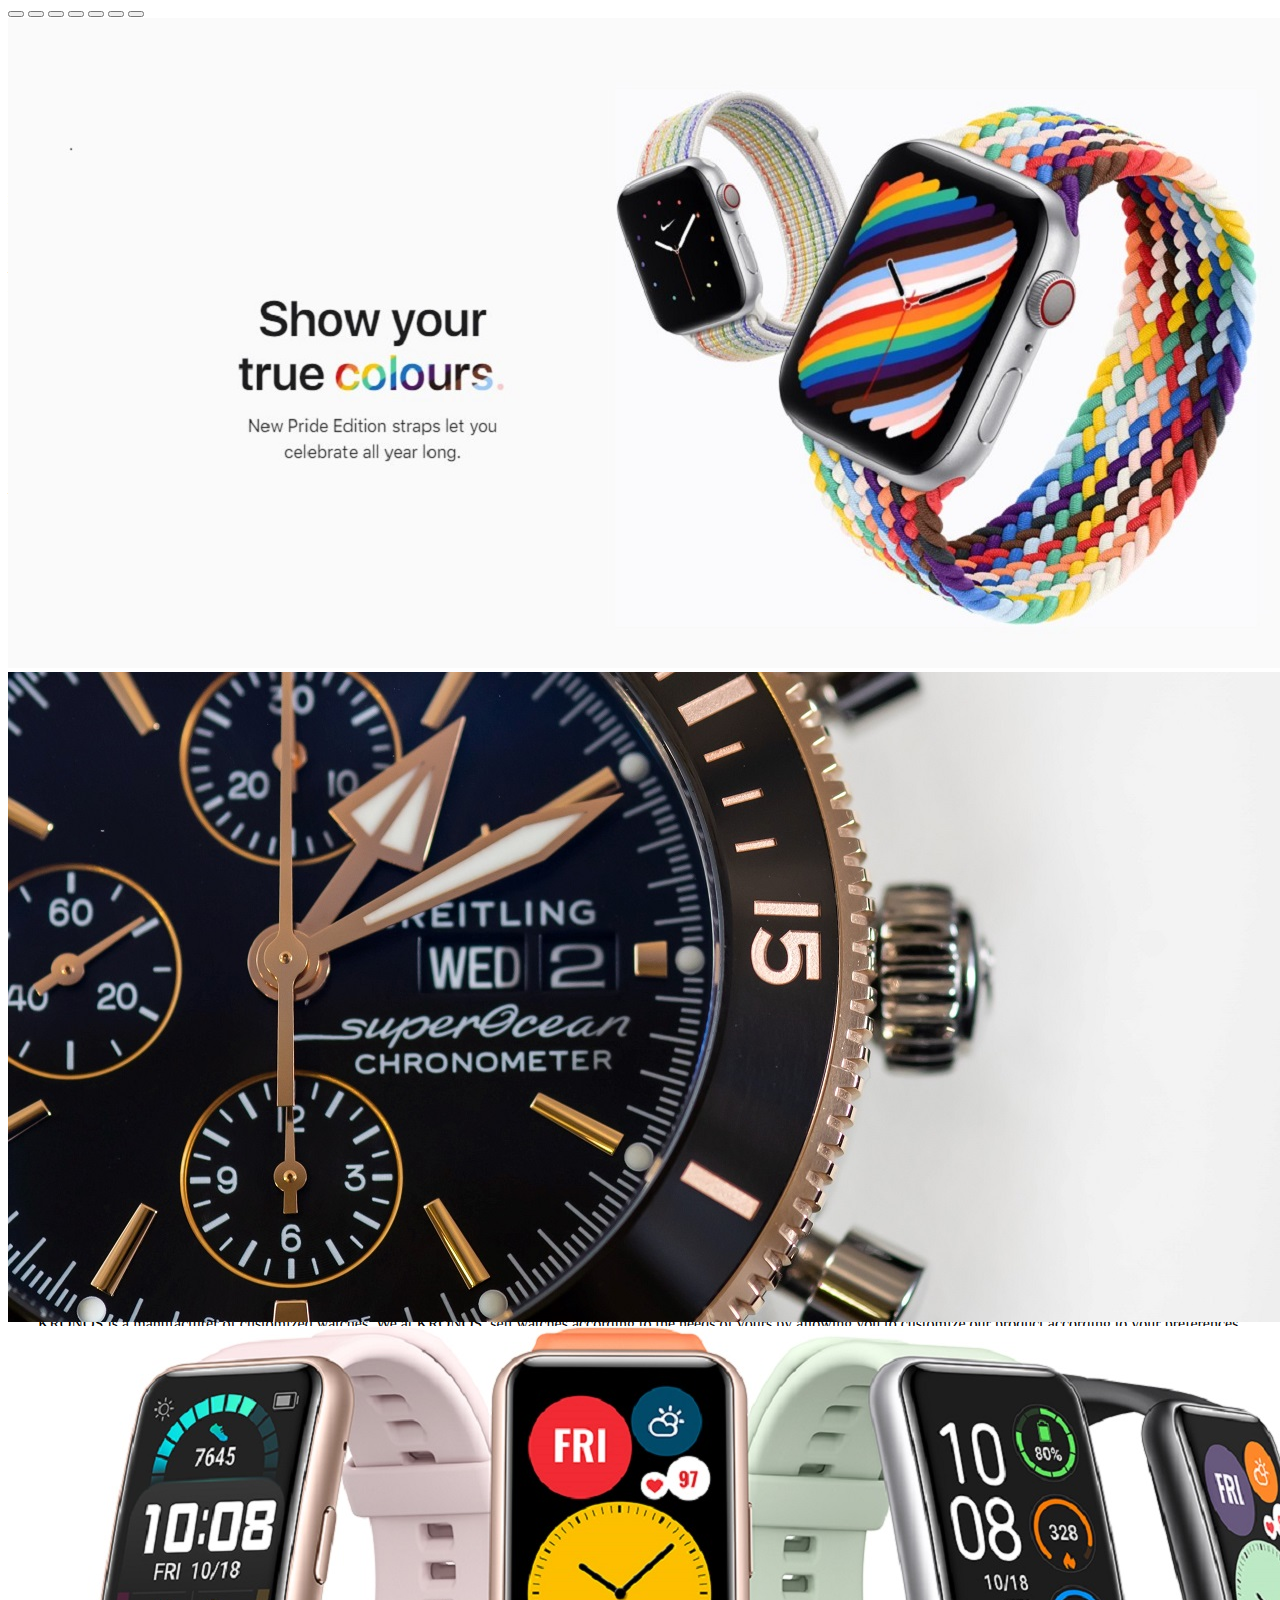
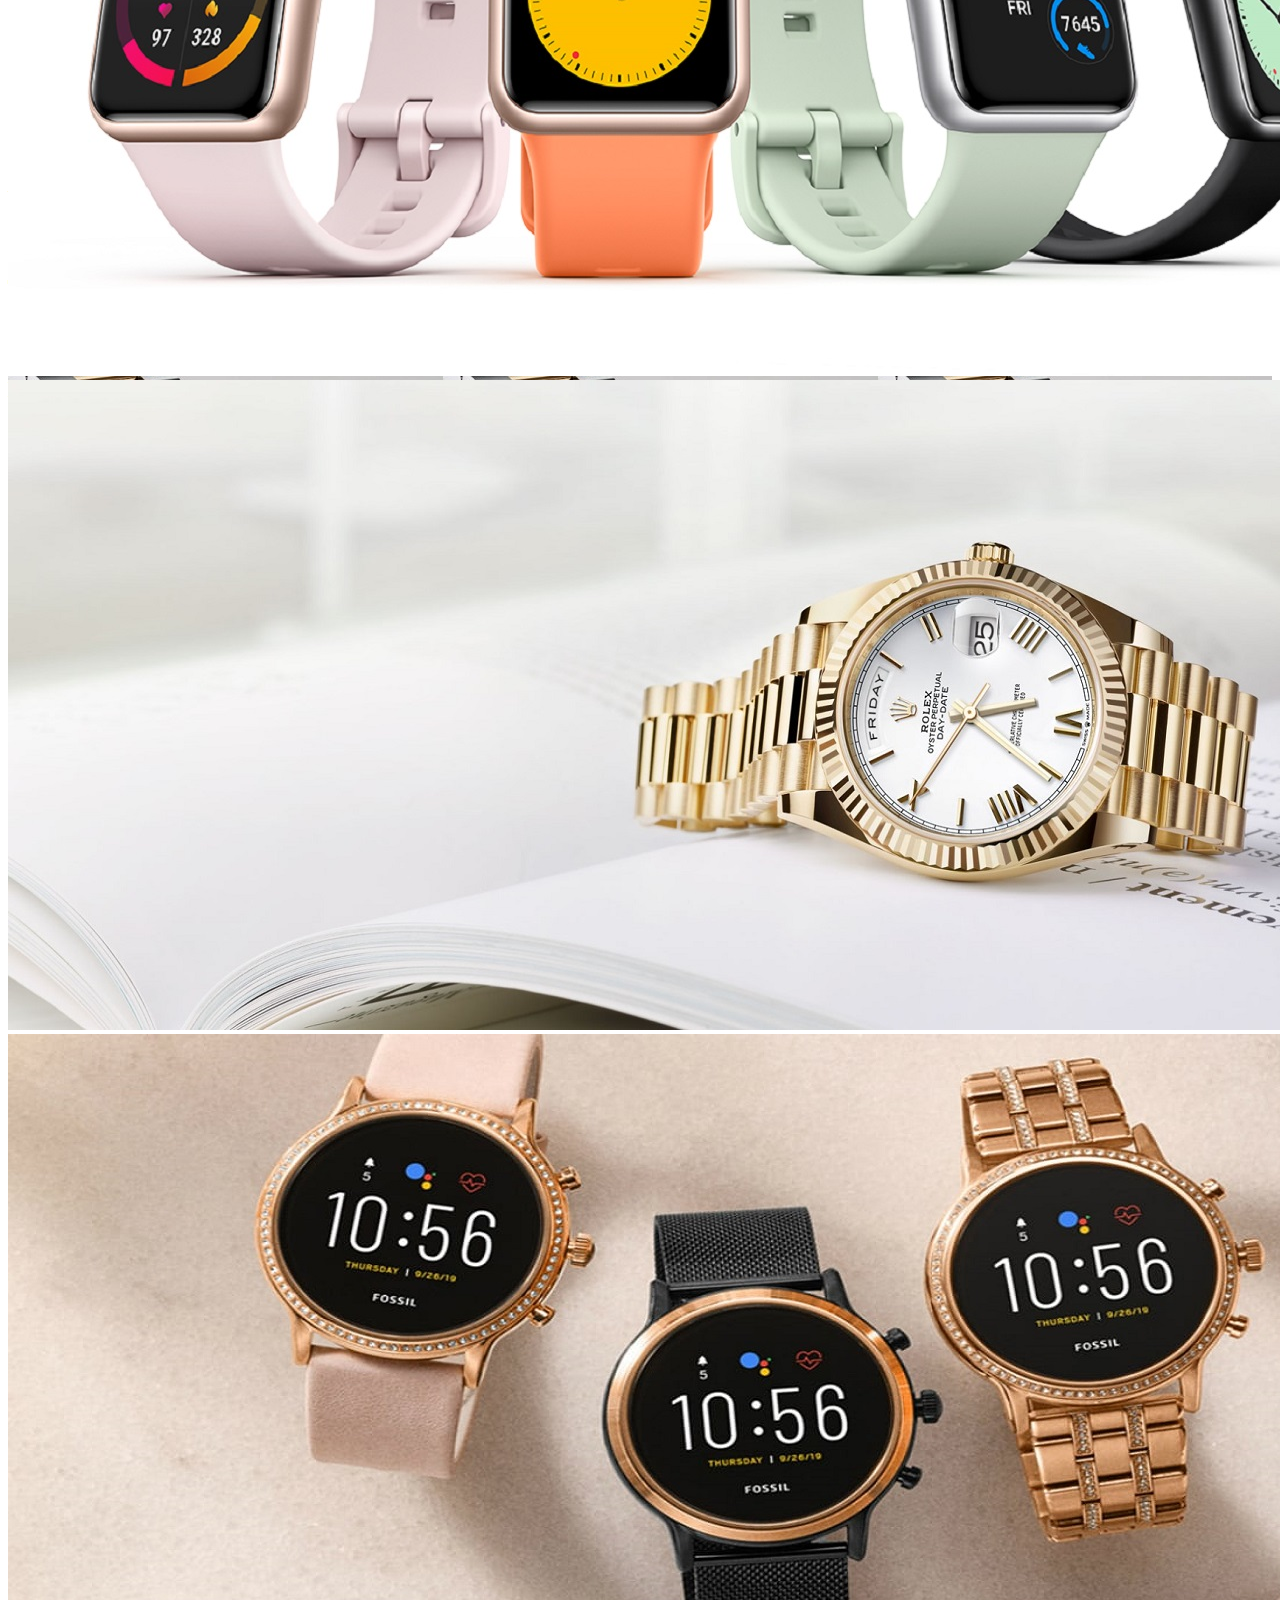
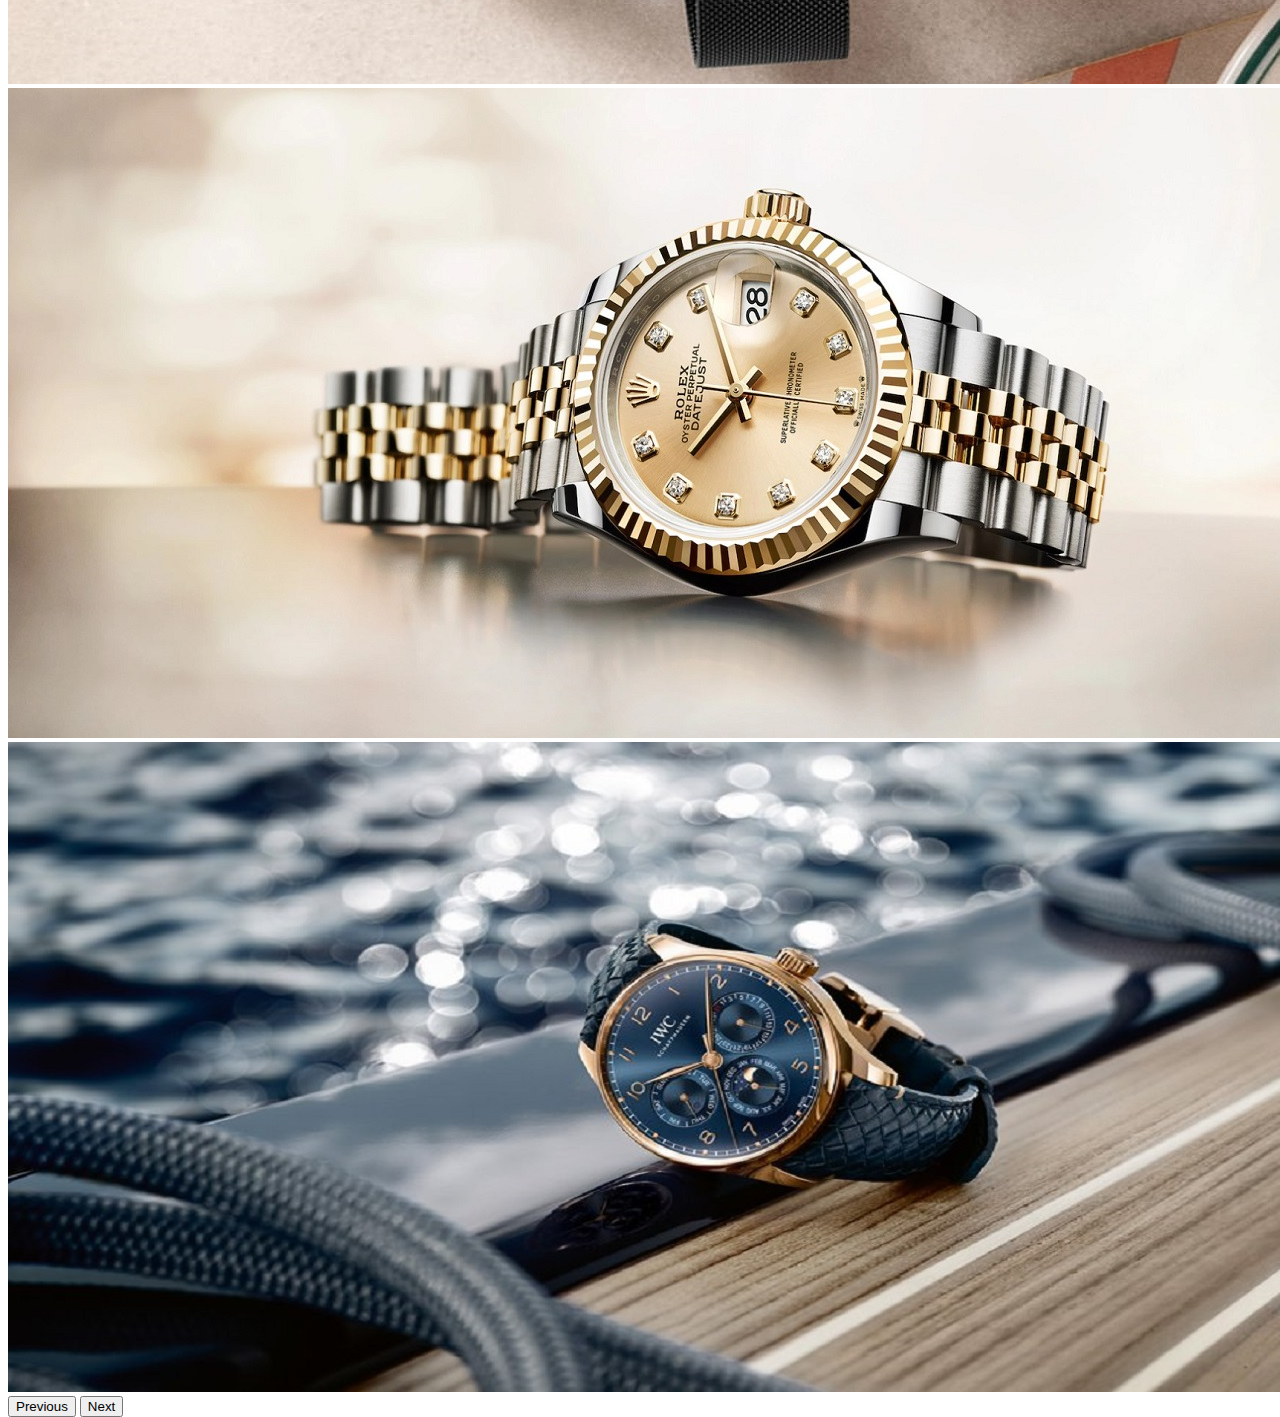
<file: index.html>
<!DOCTYPE html>
<html lang="en">

<head>
    <meta charset="UTF-8">
    <meta http-equiv="X-UA-Compatible" content="IE=edge">
    <meta name="viewport" content="width=device-width, initial-scale=1.0">
    <link rel="stylesheet" href="https://cdnjs.cloudflare.com/ajax/libs/font-awesome/5.15.2/css/all.min.css"
        integrity="sha512-HK5fgLBL+xu6dm/Ii3z4xhlSUyZgTT9tuc/hSrtw6uzJOvgRr2a9jyxxT1ely+B+xFAmJKVSTbpM/CuL7qxO8w=="
        crossorigin="anonymous" />
    <link href="https://cdn.jsdelivr.net/npm/bootstrap@5.0.2/dist/css/bootstrap.min.css" rel="stylesheet"
        integrity="sha384-EVSTQN3/azprG1Anm3QDgpJLIm9Nao0Yz1ztcQTwFspd3yD65VohhpuuCOmLASjC" crossorigin="anonymous">
    <link rel="stylesheet" href="kronos_landing_page.css">

    <!--Arbutus Font-->
    <link href='https://fonts.googleapis.com/css?family=Arbutus' rel='stylesheet'>
    <title>Landing Page</title>
</head>

<body>
    <!--Navbar-->
    <nav title="Navbar" class="navbar fixed-top navbar-expand-lg navbar-light ">
        <div class="container-fluid">
            <!--Toggle Button-->
            <button class="navbar-toggler" type="button" data-bs-toggle="collapse"
                data-bs-target="#navbarSupportedContent" aria-controls="navbarSupportedContent" aria-expanded="false"
                aria-label="Toggle navigation">
                <span class="navbar-toggler-icon"></span>
            </button>
            <div class="collapse navbar-collapse" id="navbarSupportedContent">
                <!--Unordered list-->
                <ul class="navbar-nav me-auto mb-auto mb-lg-auto">
                    <li class="nav-item">
                        <a class="nav-link mt-1" style="font-size: 1.5rem;" aria-current="page"
                            href="./Customizations Page/Customizations.html">Customization</a>
                    </li>
                    <li class="nav-item">
                        <a class="nav-link mt-1" style="font-size: 1.5rem;" aria-current="page"
                            href="./Watches Page/Watches_Page.html">Watches</a>
                    </li>
                    <li class="nav-item">
                        <a class="nav-link mt-1" style="font-size: 1.5rem;" aria-current="page"
                            href="./Customer Care Page/customer.html">Customer Care</a>
                    </li>
                </ul>
                <a class="navbar-brand brand d-flex justify-content-center"><img
                        src="./Images/KRONOS_logo-removebg-preview-removebg-preview.png" alt="Logo" /></a>

                <!--Login-->
                <!-- Button trigger modal -->
                <button type="button" class="btn btn1" data-bs-toggle="modal" data-bs-target="#LoginModal">
                    Login
                </button>

                <!--Sign Up-->
                <!-- Button trigger modal -->
                <button type="button" class="btn btn1" data-bs-toggle="modal" data-bs-target="#SignupModal">
                    Sign Up
                </button>
            </div>
            <i class="fa fa-duotone fa-cart-plus" style="font-size:3rem;"></i>

        </div>
    </nav>


    <!-- Modal -->
    <div class="modal fade" id="LoginModal" tabindex="-1" aria-labelledby="LoginModalLabel" aria-hidden="true">
        <div class="modal-dialog">
            <div class="modal-content">
                <div class="modal-header text-dark bg1">
                    <h5 class="modal-title" id="LoginModalLabel">Login</h5>
                    <button type="button" class="btn-close" data-bs-dismiss="modal" aria-label="Close"></button>
                </div>
                <div class="modal-body text-dark bg1">
                    <!--Form-->
                    <form>
                        <div class="mb-3">
                            <label for="exampleInputEmail1" class="form-label">Email
                                address</label>
                            <input type="email" class="form-control" id="exampleInputEmail1"
                                aria-describedby="emailHelp">
                            <div id="emailHelp" class="form-text">We'll never share your email
                                with anyone else.</div>
                        </div>
                        <div class="mb-3">
                            <label for="exampleInputPassword1" class="form-label">Password</label>
                            <input type="password" class="form-control" id="exampleInputPassword1">
                        </div>
                        <div class="mb-3 form-check">
                            <input type="checkbox" class="form-check-input" id="exampleCheck1">
                            <label class="form-check-label" for="exampleCheck1">Check me
                                out</label>
                        </div>
                        <button type="submit" class="btn btn-primary" data-bs-dismiss="modal">Submit</button>
                    </form>
                </div>
                <div class="modal-footer text-dark bg1">
                    <button type="button" class="btn btn-secondary" data-bs-dismiss="modal">Close</button>
                </div>
            </div>
        </div>
    </div>
    </div>


    <!-- Modal -->
    <div class="modal fade" id="SignupModal" tabindex="-1" aria-labelledby="SignupModalLabel" aria-hidden="true">
        <div class="modal-dialog">
            <div class="modal-content">
                <div class="modal-header text-dark bg1">
                    <h5 class="modal-title" id="SignupModalLabel">Sign Up</h5>
                    <button type="button" class="btn-close" data-bs-dismiss="modal" aria-label="Close"></button>
                </div>
                <div class="modal-body text-dark bg1">
                    <form>
                        <div class="mb-3">
                            <label for="exampleInputEmail1" class="form-label">Email
                                address</label>
                            <input type="email" class="form-control" id="exampleInputEmail2"
                                aria-describedby="emailHelp">
                            <div id="emailHelp2" class="form-text">We'll never share your email
                                with anyone else.</div>
                        </div>
                        <div class="mb-3">
                            <label for="exampleInputPassword1" class="form-label">Password</label>
                            <input type="password" class="form-control" id="exampleInputPassword2">
                        </div>
                        <div class="mb-3">
                            <label for="exampleInputPassword1" class="form-label">Confirm
                                Password</label>
                            <input type="password" class="form-control" id="exampleInputPassword3">
                        </div>
                        <button type="submit" class="btn btn-primary" data-bs-dismiss="modal">Submit</button>
                    </form>
                </div>
                <div class="modal-footer text-dark bg1">
                    <button type="button" class="btn btn-secondary" data-bs-dismiss="modal">Close</button>
                </div>
            </div>
        </div>
    </div>
    </div>



    <!--CAROUSELS-->

    <div id="carouselExampleCaptions" class="carousel slide carousel-fade" title="Carousel" data-bs-ride="carousel">
        <div class="carousel-indicators">
            <button type="button" data-bs-target="#carouselExampleCaptions" data-bs-slide-to="0" class="active"
                aria-current="true" aria-label="Slide 1"></button>
            <button type="button" data-bs-target="#carouselExampleCaptions" data-bs-slide-to="1"
                aria-label="Slide 2"></button>
            <button type="button" data-bs-target="#carouselExampleCaptions" data-bs-slide-to="2"
                aria-label="Slide 3"></button>
            <button type="button" data-bs-target="#carouselExampleCaptions" data-bs-slide-to="3"
                aria-label="Slide 4"></button>
            <button type="button" data-bs-target="#carouselExampleCaptions" data-bs-slide-to="4"
                aria-label="Slide 5"></button>
            <button type="button" data-bs-target="#carouselExampleCaptions" data-bs-slide-to="5"
                aria-label="Slide 6"></button>
            <button type="button" data-bs-target="#carouselExampleCaptions" data-bs-slide-to="6"
                aria-label="Slide 7"></button>
        </div>
        <div class="carousel-inner">
            <div class="carousel-item active">
                <img src="Images/carousel1.jpg" class="d-block w-100" alt="...">
            </div>
            <div class="carousel-item">
                <img src="Images/carousel2.jpg" class="d-block w-100" alt="...">
            </div>
            <div class="carousel-item">
                <img src="Images/carousel3.jpg" style="background-image: cover;" class="d-block w-100" alt="...">
            </div>
            <div class="carousel-item">
                <img src="Images/carousel4.jpg" style="background-image: cover;" class="d-block w-100" alt="...">
            </div>
            <div class="carousel-item">
                <img src="Images/carousel5.jpg" style="background-image: cover;" class="d-block w-100" alt="...">
            </div>
            <div class="carousel-item">
                <img src="Images/carousel6.jpg" style="background-image: cover;" class="d-block w-100" alt="...">
            </div>
            <div class="carousel-item">
                <img src="Images/carousel7.jpg" style="background-image: cover;" class="d-block w-100" alt="...">
            </div>
        </div>
        <button class="carousel-control-prev" type="button" data-bs-target="#carouselExampleCaptions"
            data-bs-slide="prev">
            <span class="carousel-control-prev-icon" aria-hidden="true"></span>
            <span class="visually-hidden">Previous</span>
        </button>
        <button class="carousel-control-next" type="button" data-bs-target="#carouselExampleCaptions"
            data-bs-slide="next">
            <span class="carousel-control-next-icon" aria-hidden="true"></span>
            <span class="visually-hidden">Next</span>
        </button>
    </div>

    <!--FEATURES-->

    <div class="descandfeat">
        <div class="container px-4 py-3 just" id="hanging-icons">
            <center>
                <h2 class="pb-2 border-bottom">About Us</h2>
                <p style="padding-top:1rem">KRONOS is a manufacturer of customized watches. We at KRONOS, sell watches
                    according to the needs of yours by allowing you to customize our product according to your
                    preferences.<br>Time does not wait for anyone. Those who manage to move along with it, find success
                    in life. Who does not want to be successful? But first, we must understand it and we are here to
                    help you with that with KRONOS... Because you value <strong>‘TIME.’</strong></p>
            </center>

        </div>
        <div class="container px-4 py-5" id="hanging-icons">
            <center>
                <h2 class="pb-2 border-bottom">Main Features</h2>
            </center>


            <div class="row g-4 py-5 row-cols-1 row-cols-lg-3">
                <!--FIRST FEATURE-->
                <div class="col d-flex align-items-start" style="padding-left: 30px;padding-right: 30px;">
                    <div class="icon-square bg-light text-dark flex-shrink-0 me-3">
                        <i class="fas fa-cog"
                            style="font-size: 90px; background-color: white; color: rgb(80, 80, 80);"></i>
                    </div>
                    <div>
                        <h2>Customizations</h2>
                        <p>Customized products for you or your company. Various Customizations available, visit
                            Customization section to learn more.</p>
                    </div>
                </div>

                <!--SECOND FEATURE-->
                <div class="col d-flex align-items-start" style="padding-left: 30px;padding-right: 30px;">
                    <div class="icon-square bg-light text-dark flex-shrink-0 me-3">

                        <i class="fas fa-drafting-compass"
                            style="font-size: 90px; background-color: white; color: rgb(80, 80, 80);"></i>
                    </div>
                    <div>
                        <h2>Uniqueness</h2>
                        <p>Our products are made with the finest and ecofriendly material, jut the perfect fit you want!
                        </p>
                    </div>
                </div>

                <!--THIRD FEATURE-->
                <div class="col d-flex align-items-start" style="padding-left: 30px;padding-right: 30px;">
                    <div class="icon-square bg-light text-dark flex-shrink-0 me-3">
                        <i class="far fa-clock"
                            style="font-size: 90px; background-color: white; color: rgb(80, 80, 80);"></i>
                    </div>
                    <div>
                        <h2>Utilitarian</h2>
                        <p>The main purpose of <strong>Kronos</strong> is to make products which save your time,
                            increase you productivity by
                            adding features which are most beneficial.</p>
                    </div>
                </div>
            </div>
            <center>
                <p>Link to: <a href="../Customizations Page/Customizations.html"
                        style="text-decoration: none;">Customization</a> Page</p>

            </center>
        </div>
    </div>


    <!--Images-->

    <div class="container pt-5" id="custom-cards">
        <center>
            <h2 class="pb-2 border-bottom">Some Images of our Products</h2>
        </center>

        <div class="row row-cols-3 align-items-stretch py-5">
            <div class="col">
                <div class="card card-cover h-100 overflow-hidden text-white bg-dark rounded-5 shadow-lg"
                    style="background-image: url(Images/someimages1.jpg);">
                    <div class="d-flex flex-column h-100 p-5 pb-3 text-white text-shadow-1">
                        <h2 class="pt-5 mt-5 mb-4 display-6 lh-1 fw-bold">Aquarius
                        </h2>
                        <ul class="d-flex list-unstyled mt-auto">
                            <li class="me-auto">
                                <img src="Images\KRONOS_logo-removebg-preview-removebg-preview.png" alt="Bootstrap"
                                    width="50" height="32">
                            </li>
                        </ul>
                    </div>
                </div>
            </div>

            <div class="col">
                <div class="card card-cover h-100 overflow-hidden text-white bg-dark rounded-5 shadow-lg"
                    style="background-image: url(Images/someimages2.jpeg);">
                    <div class="d-flex flex-column h-100 p-5 pb-3 text-white text-shadow-1">
                        <h2 class="pt-5 mt-5 mb-4 display-6 lh-1 fw-bold">The Moon meets Uranus</h2>
                        <ul class="d-flex list-unstyled mt-auto">
                            <li class="me-auto">
                                <img src="Images\KRONOS_logo-removebg-preview-removebg-preview.png" alt="Bootstrap"
                                    width="50" height="32">
                            </li>
                        </ul>
                    </div>
                </div>
            </div>

            <div class="col">
                <div class="card card-cover h-100 overflow-hidden text-white bg-dark rounded-5 shadow-lg"
                    style="background-image: url(Images/someimage3.jpg);">
                    <div class="d-flex flex-column h-100 p-5 pb-3 text-shadow-1">
                        <h2 class="pt-5 mt-5 mb-4 display-6 lh-1 fw-bold">Discover variable star R Leonis</h2>
                        <ul class="d-flex list-unstyled mt-auto">
                            <li class="me-auto">
                                <img src="Images\KRONOS_logo-removebg-preview-removebg-preview.png" alt="Bootstrap"
                                    width="50" height="32">
                            </li>
                        </ul>
                    </div>
                </div>
            </div>
        </div>
    </div>

    <!--FOOTER-->

    <!--Main div-->
    <div class="main">
        <div class="share">
            <br><br>
            <p>SHARE THIS PAGE</p>
            <!--Icons-->
            <div class="icons">
                <button type="button" class="btn btn-outline-success" title="Share this page on Facebook New tab"><i
                        class="fab fa-facebook-f"></i></button>
                <button type="button" class="btn btn-outline-success" title="Share this page on Twitter New tab"><i
                        class="fab fa-twitter"></i></button>
                <button type="button" class="btn btn-outline-success" title="Share this page on Pinterest New tab"><i
                        class="fab fa-pinterest-p"></i></button>
                <button type="button" class="btn btn-outline-success" title="Share this page on Linkedin New tab"><i
                        class="fab fa-linkedin-in"></i></button>
                <button type="button" class="btn btn-outline-success" title="Share this page on Email New tab"><i
                        class="fa fa-envelope"></i></button>
                <button type="button" class="btn btn-outline-success" title="View more social networks"><i
                        class="fas fa-ellipsis-h"></i></button>
                <br><br><br>
            </div>
        </div>

        <div class="footer">
            <div class="links">
                <br>
                <p>Footer <br> Features | About | Testimonials | Contact Us <br><br> Links to all pages, Landing Page,
                    Customer Care, Social Media Handles and much more</p>
            </div>
            <!--Footer-->
            <footer>
                <br>
                <i class="far fa-copyright"> Copyright 2021</i>
            </footer>
        </div>
    </div>


    <script src="https://cdn.jsdelivr.net/npm/@popperjs/core@2.9.2/dist/umd/popper.min.js"
        integrity="sha384-IQsoLXl5PILFhosVNubq5LC7Qb9DXgDA9i+tQ8Zj3iwWAwPtgFTxbJ8NT4GN1R8p"
        crossorigin="anonymous"></script>
    <script src="https://cdn.jsdelivr.net/npm/bootstrap@5.0.2/dist/js/bootstrap.min.js"
        integrity="sha384-cVKIPhGWiC2Al4u+LWgxfKTRIcfu0JTxR+EQDz/bgldoEyl4H0zUF0QKbrJ0EcQF"
        crossorigin="anonymous"></script>

</body>


</html>
</file>
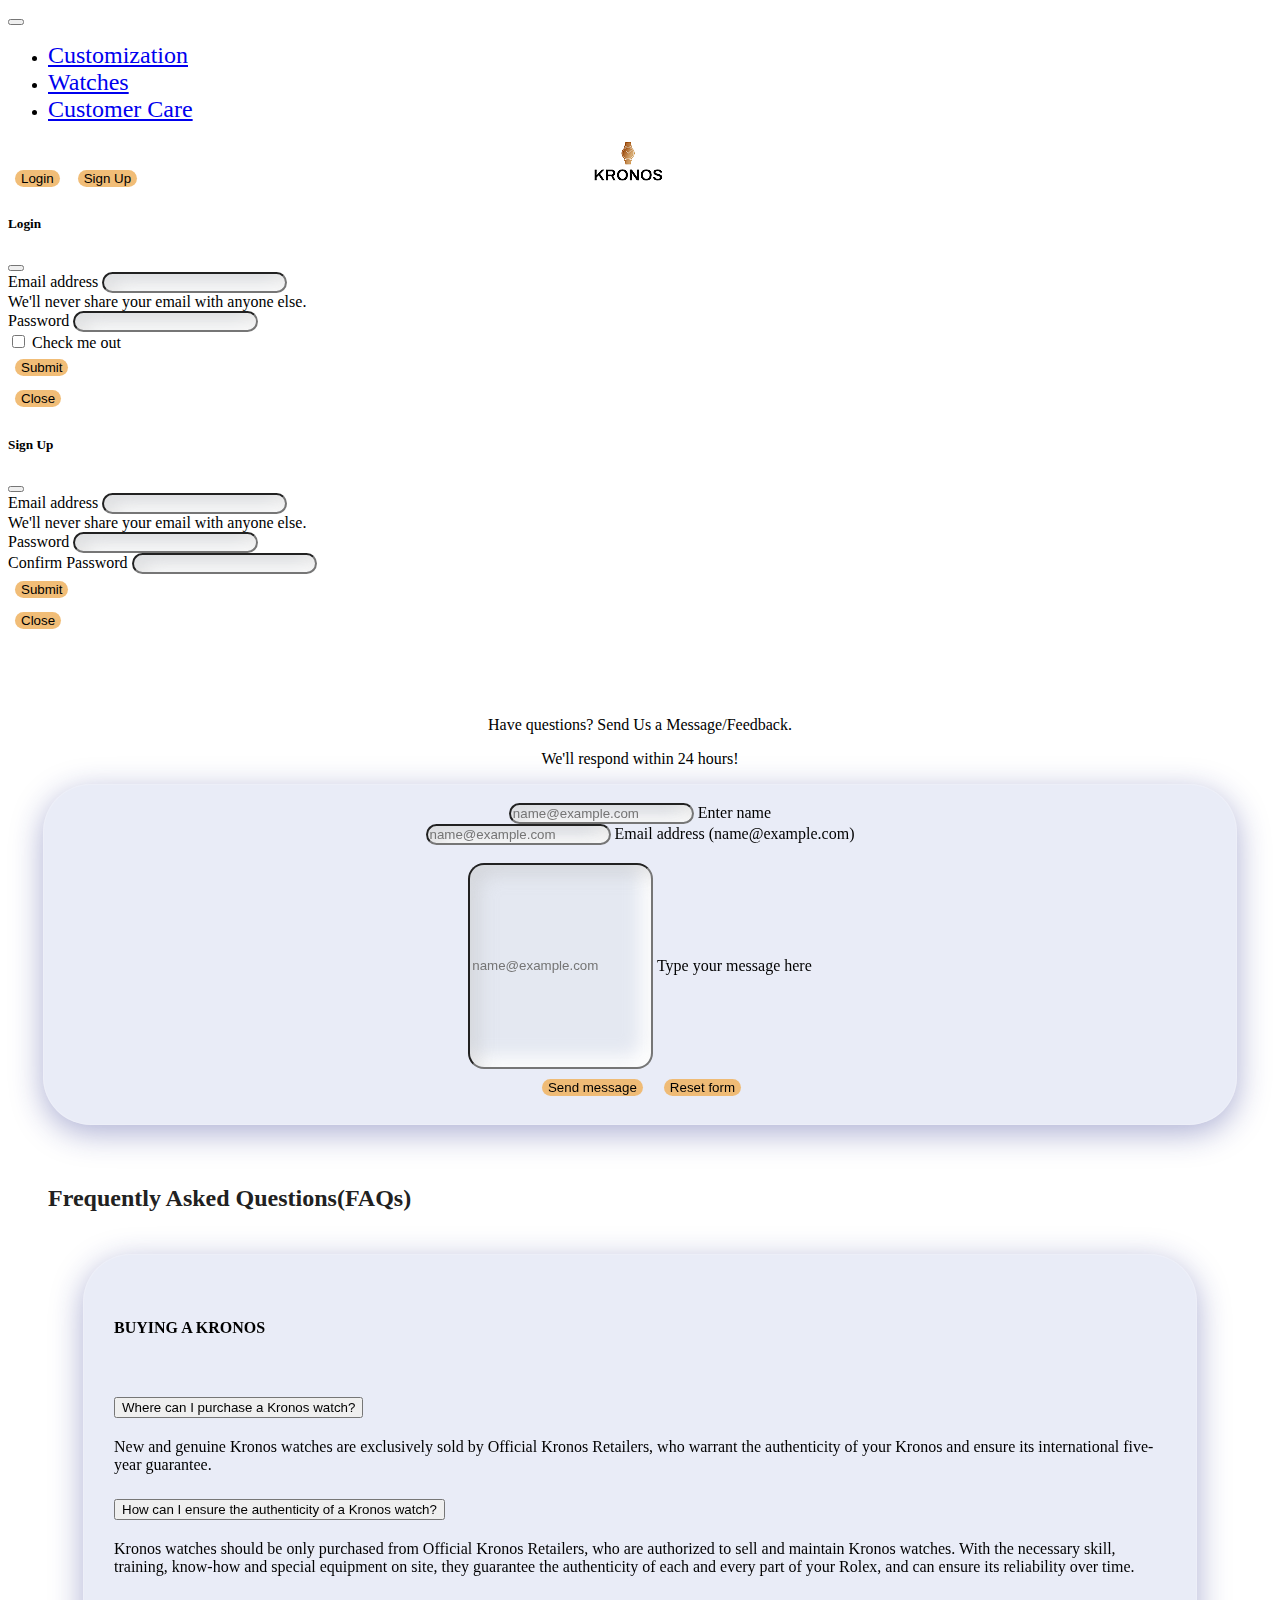
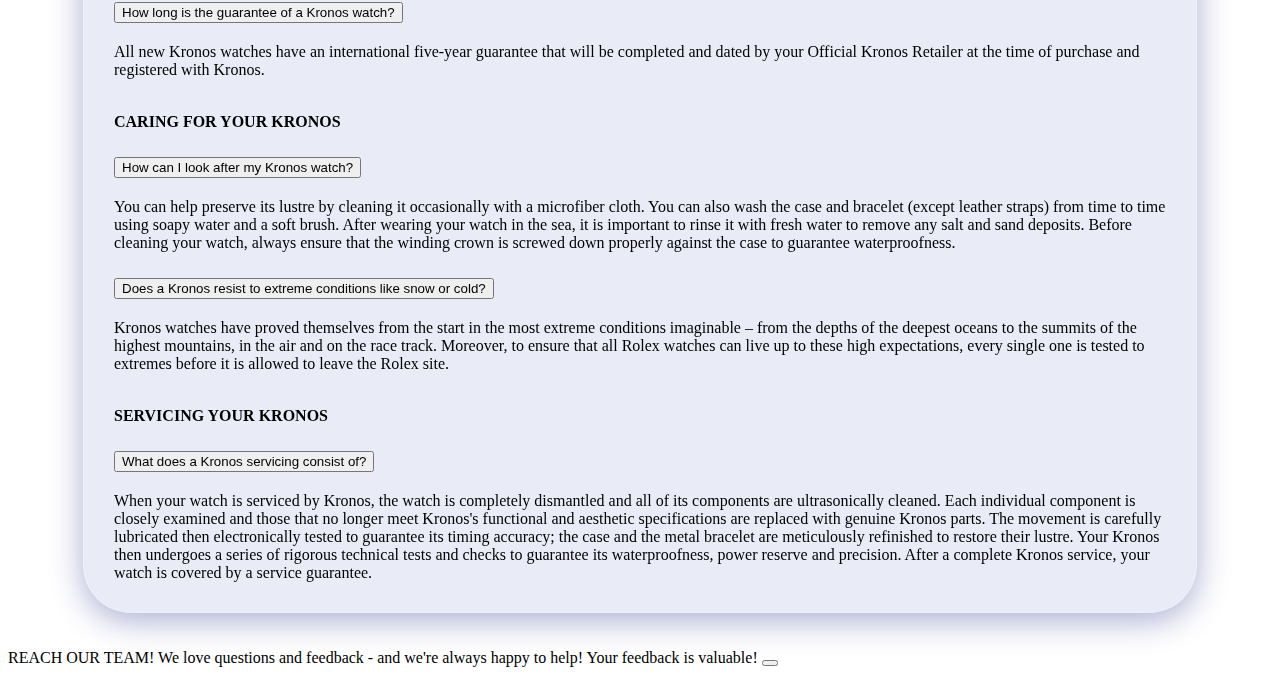
<file: Customer Care Page/customer.html>
<!DOCTYPE html>
<html lang="en">

<head>
    <meta charset="UTF-8">
    <meta http-equiv="X-UA-Compatible" content="IE=edge">
    <meta name="viewport" content="width=device-width, initial-scale=1.0">
    <title>Customer Care</title>

    <link rel="stylesheet" href="https://cdnjs.cloudflare.com/ajax/libs/font-awesome/5.15.2/css/all.min.css"
        integrity="sha512-HK5fgLBL+xu6dm/Ii3z4xhlSUyZgTT9tuc/hSrtw6uzJOvgRr2a9jyxxT1ely+B+xFAmJKVSTbpM/CuL7qxO8w=="
        crossorigin="anonymous" />
    <link href="https://cdn.jsdelivr.net/npm/bootstrap@5.0.2/dist/css/bootstrap.min.css" rel="stylesheet"
        integrity="sha384-EVSTQN3/azprG1Anm3QDgpJLIm9Nao0Yz1ztcQTwFspd3yD65VohhpuuCOmLASjC" crossorigin="anonymous">
    <link rel="stylesheet" href="kronos_CustomerCare_Page.css">
</head>

<body>
    <!--Navbar-->
    <nav class="navbar fixed-top navbar-expand-lg navbar-light ">
        <div class="container-fluid">

            <!--Toggle Button-->
            <button class="navbar-toggler" type="button" data-bs-toggle="collapse"
                data-bs-target="#navbarSupportedContent" aria-controls="navbarSupportedContent" aria-expanded="false"
                aria-label="Toggle navigation">
                <span class="navbar-toggler-icon"></span>
            </button>
            <div class="collapse navbar-collapse" id="navbarSupportedContent">
                <!--Unordered list-->
                <ul class="navbar-nav me-auto mb-auto mb-lg-auto">
                    <li class="nav-item">
                        <a class="nav-link mt-1" style="font-size: 1.5rem;" aria-current="page"
                            href="../Customizations Page/Customizations.html">Customization</a>
                    </li>
                    <li class="nav-item">
                        <a class="nav-link mt-1" style="font-size: 1.5rem;" aria-current="page" href="../Watches Page/Watches_Page.html">Watches</a>
                    </li>
                    <li class="nav-item">
                        <a class="nav-link mt-1" style="font-size: 1.5rem;" aria-current="page"
                            href="customer.html">Customer Care</a>
                    </li>
                </ul>
                <a class="navbar-brand brand d-flex justify-content-center" href="../index.html"><img
                        src="Images\KRONOS_logo-removebg-preview-removebg-preview.png" alt="Logo" /></a>
                <!--Login-->

                <!-- Button trigger modal -->
                <button type="button" class="btn btn1" data-bs-toggle="modal" data-bs-target="#LoginModal">
                    Login
                </button>



                <!--Sign Up-->

                <!-- Button trigger modal -->
                <button type="button" class="btn btn1" data-bs-toggle="modal" data-bs-target="#SignupModal">
                    Sign Up
                </button>




                <i class="fa fa-duotone fa-cart-plus" style="font-size:3rem;"></i>
            </div>
    </nav>

    <!-- Modal -->
    <div class="modal fade" id="LoginModal" tabindex="-1" aria-labelledby="LoginModalLabel" aria-hidden="true">
        <div class="modal-dialog">
            <div class="modal-content">
                <div class="modal-header text-dark bg1">
                    <h5 class="modal-title" id="LoginModalLabel">Login</h5>
                    <button type="button" class="btn-close" data-bs-dismiss="modal" aria-label="Close"></button>
                </div>
                <div class="modal-body text-dark bg1">
                    <!--Form-->
                    <form>
                        <div class="mb-3">
                            <label for="exampleInputEmail1" class="form-label">Email
                                address</label>
                            <input type="email" class="form-control" id="exampleInputEmail1"
                                aria-describedby="emailHelp">
                            <div id="emailHelp" class="form-text">We'll never share your email
                                with anyone else.</div>
                        </div>
                        <div class="mb-3">
                            <label for="exampleInputPassword1" class="form-label">Password</label>
                            <input type="password" class="form-control" id="exampleInputPassword1">
                        </div>
                        <div class="mb-3 form-check">
                            <input type="checkbox" class="form-check-input" id="exampleCheck1">
                            <label class="form-check-label" for="exampleCheck1">Check me
                                out</label>
                        </div>
                        <button type="submit" class="btn btn-primary" data-bs-dismiss="modal">Submit</button>
                    </form>
                </div>
                <div class="modal-footer text-dark bg1">
                    <button type="button" class="btn btn-secondary" data-bs-dismiss="modal">Close</button>
                </div>
            </div>
        </div>
    </div>
    </div>

    <!-- Modal -->
    <div class="modal fade" id="SignupModal" tabindex="-1" aria-labelledby="SignupModalLabel" aria-hidden="true">
        <div class="modal-dialog">
            <div class="modal-content">
                <div class="modal-header text-dark bg1">
                    <h5 class="modal-title" id="SignupModalLabel">Sign Up</h5>
                    <button type="button" class="btn-close" data-bs-dismiss="modal" aria-label="Close"></button>
                </div>
                <div class="modal-body text-dark bg1">
                    <form>
                        <div class="mb-3">
                            <label for="exampleInputEmail1" class="form-label">Email
                                address</label>
                            <input type="email" class="form-control" id="exampleInputEmail2"
                                aria-describedby="emailHelp">
                            <div id="emailHelp2" class="form-text">We'll never share your email
                                with anyone else.</div>
                        </div>
                        <div class="mb-3">
                            <label for="exampleInputPassword1" class="form-label">Password</label>
                            <input type="password" class="form-control" id="exampleInputPassword2">
                        </div>
                        <div class="mb-3">
                            <label for="exampleInputPassword1" class="form-label">Confirm
                                Password</label>
                            <input type="password" class="form-control" id="exampleInputPassword3">
                        </div>
                        <button type="submit" class="btn btn-primary" data-bs-dismiss="modal">Submit</button>
                    </form>
                </div>
                <div class="modal-footer text-dark bg1">
                    <button type="button" class="btn btn-secondary" data-bs-dismiss="modal">Close</button>
                </div>
            </div>
        </div>
    </div>
    </div>

    <!--CONTACT NAVBAR-->
    <!-- <nav class="navbar navbar-expand-lg navbar-light bg-light">
        <div class="container-fluid" style="background-color: #343A40; height: 50px;">
            <span style="color: white; margin-left: 12px;">CONTACT</span>
            <button class="navbar-toggler" type="button" data-bs-toggle="collapse"
                data-bs-target="#navbarSupportedContent" aria-controls="navbarSupportedContent" aria-expanded="false"
                aria-label="Toggle navigation">
                <span class="navbar-toggler-icon"></span>
            </button>
        </div>
    </nav> -->

    <!--Paragraph-->
    <div class="main1" style="text-align: center;">
        <p>Have questions? Send Us a Message/Feedback.</p>
        <p> We'll respond within 24 hours!</p>
    </div>

    <!--FORM-->
    <div class="container1"><br>
        <form style="text-align: center;">
            <div class="main2" style="margin-left: 50px; margin-right: 50px;">

                <div class="row g-2">

                    <div class="col-md">
                        <div class="form-floating">
                            <input type="email" class="form-control" id="floatingInputGrid"
                                placeholder="name@example.com">
                            <label for="floatingInputGrid">Enter name</label>
                        </div>
                    </div>

                    <div class="col-md">
                        <div class="form-floating">
                            <input type="email" class="form-control" id="floatingInputGrid"
                                placeholder="name@example.com">
                            <label for="floatingInputGrid">Email address (name@example.com)</label>
                        </div>
                    </div>
                </div><br>
                <div class="mb-3">
                    <div class="form-floating">

                        <input type="email" class="form-control" id="floatingInputGrid" placeholder="name@example.com"
                            style="height: 200px;">
                        <label for="floatingInputGrid">Type your message here</label>
                    </div>
                </div>
            </div>

            <!--Send Message Button-->
            <button type="submit" class="btn  btn-outline-secondary" style="margin: 10px;">
                Send message
            </button>

            <!--Reset Form Button-->
            <button type="reset" class="btn btn-outline-secondary">
                Reset form
            </button>
        </form><br>
    </div><br><br>

    <!--FAQs Accordian-->
    <div class="accordion accordion-flush" id="accordionFlushExample" style="margin-left:40px; margin-right: 40px;">

        <p style="font-size:x-large; color: #212121;"><b><i class="far fa-question-circle"></i> Frequently Asked
                Questions(FAQs)</b></p><br>
        <div class="container2" style="padding: 30px;"><br>
            <p><b>BUYING A KRONOS</b></p><br>

            <!--1st-->
            <div class="accordion-item">
                <h2 class="accordion-header" id="flush-headingOne">
                    <button class="accordion-button collapsed" type="button" data-bs-toggle="collapse"
                        data-bs-target="#flush-collapseOne" aria-expanded="false" aria-controls="flush-collapseOne">
                        Where can I purchase a Kronos watch?
                    </button>
                </h2>
                <div id="flush-collapseOne" class="accordion-collapse collapse" aria-labelledby="flush-headingOne"
                    data-bs-parent="#accordionFlushExample">
                    <div class="accordion-body">New and genuine Kronos watches are exclusively sold by Official Kronos
                        Retailers, who warrant the authenticity of your Kronos and ensure its international five-year
                        guarantee.</div>
                </div>
            </div>

            <!--2nd-->
            <div class="accordion-item">
                <h2 class="accordion-header" id="flush-headingTwo">
                    <button class="accordion-button collapsed" type="button" data-bs-toggle="collapse"
                        data-bs-target="#flush-collapseTwo" aria-expanded="false" aria-controls="flush-collapseTwo">
                        How can I ensure the authenticity of a Kronos watch?
                    </button>
                </h2>
                <div id="flush-collapseTwo" class="accordion-collapse collapse" aria-labelledby="flush-headingTwo"
                    data-bs-parent="#accordionFlushExample">
                    <div class="accordion-body">Kronos watches should be only purchased from Official Kronos Retailers,
                        who
                        are authorized to sell and maintain Kronos watches. With the necessary skill, training, know-how
                        and
                        special equipment on site, they guarantee the authenticity of each and every part of your Rolex,
                        and
                        can ensure its reliability over time.</div>
                </div>
            </div>

            <!--3rd-->
            <div class="accordion-item">
                <h2 class="accordion-header" id="flush-headingThree">
                    <button class="accordion-button collapsed" type="button" data-bs-toggle="collapse"
                        data-bs-target="#flush-collapseThree" aria-expanded="false" aria-controls="flush-collapseThree">
                        How long is the guarantee of a Kronos watch?
                    </button>
                </h2>
                <div id="flush-collapseThree" class="accordion-collapse collapse" aria-labelledby="flush-headingThree"
                    data-bs-parent="#accordionFlushExample">
                    <div class="accordion-body">All new Kronos watches have an international five-year guarantee that
                        will
                        be completed and dated by your Official Kronos Retailer at the time of purchase and registered
                        with
                        Kronos.</div>
                </div>
            </div><br>

            <p><b>CARING FOR YOUR KRONOS</b></p>

            <!--4th-->
            <div class="accordion-item">
                <h2 class="accordion-header" id="flush-headingFour">
                    <button class="accordion-button collapsed" type="button" data-bs-toggle="collapse"
                        data-bs-target="#flush-collapseFour" aria-expanded="false" aria-controls="flush-collapseFour">
                        How can I look after my Kronos watch?
                    </button>
                </h2>
                <div id="flush-collapseFour" class="accordion-collapse collapse" aria-labelledby="flush-headingFour"
                    data-bs-parent="#accordionFlushExample">
                    <div class="accordion-body">You can help preserve its lustre by cleaning it occasionally with a
                        microfiber cloth. You can also wash the case and bracelet (except leather straps) from time to
                        time
                        using soapy water and a soft brush. After wearing your watch in the sea, it is important to
                        rinse it
                        with fresh water to remove any salt and sand deposits. Before cleaning your watch, always ensure
                        that the winding crown is screwed down properly against the case to guarantee waterproofness.
                    </div>
                </div>
            </div>

            <!--5th-->

            <div class="accordion-item">
                <h2 class="accordion-header" id="flush-headingFive">
                    <button class="accordion-button collapsed" type="button" data-bs-toggle="collapse"
                        data-bs-target="#flush-collapseFive" aria-expanded="false" aria-controls="flush-collapseFive">
                        Does a Kronos resist to extreme conditions like snow or cold?
                    </button>
                </h2>
                <div id="flush-collapseFive" class="accordion-collapse collapse" aria-labelledby="flush-headingFive"
                    data-bs-parent="#accordionFlushExample">
                    <div class="accordion-body">Kronos watches have proved themselves from the start in the most extreme
                        conditions imaginable – from the depths of the deepest oceans to the summits of the highest
                        mountains,
                        in the air and on the race track. Moreover, to ensure that all Rolex watches can live up to
                        these
                        high
                        expectations, every single one is tested to extremes before it is allowed to leave the Rolex
                        site.
                    </div>
                </div>
            </div><br>

            <p><b>SERVICING YOUR KRONOS</b></p>

            <!--6th-->

            <div class="accordion-item">
                <h2 class="accordion-header" id="flush-headingSix">
                    <button class="accordion-button collapsed" type="button" data-bs-toggle="collapse"
                        data-bs-target="#flush-collapseSix" aria-expanded="false" aria-controls="flush-collapseSix">
                        What does a Kronos servicing consist of?
                    </button>
                </h2>
                <div id="flush-collapseSix" class="accordion-collapse collapse" aria-labelledby="flush-headingSix"
                    data-bs-parent="#accordionFlushExample">
                    <div class="accordion-body">When your watch is serviced by Kronos, the watch is completely
                        dismantled
                        and
                        all of its components are ultrasonically cleaned. Each individual component is closely examined
                        and
                        those that no longer meet Kronos's functional and aesthetic specifications are replaced with
                        genuine
                        Kronos parts. The movement is carefully lubricated then electronically tested to guarantee its
                        timing
                        accuracy; the case and the metal bracelet are meticulously refinished to restore their lustre.
                        Your
                        Kronos then undergoes a series of rigorous technical tests and checks to guarantee its
                        waterproofness,
                        power reserve and precision. After a complete Kronos service, your watch is covered by a service
                        guarantee.</div>
                </div>
            </div>
        </div>
    </div><br><br>

    <!--Alert-->
    <div class="alert alert-primary alert-dismissible fade show" role="alert">
        REACH OUR TEAM! We love questions and feedback - and we're always happy to help! Your feedback is valuable!
        <button type="button" class="btn-close" data-bs-dismiss="alert" aria-label="Close"></button>
    </div>

    <script src="https://cdn.jsdelivr.net/npm/bootstrap@5.0.2/dist/js/bootstrap.bundle.min.js"
        integrity="sha384-MrcW6ZMFYlzcLA8Nl+NtUVF0sA7MsXsP1UyJoMp4YLEuNSfAP+JcXn/tWtIaxVXM"
        crossorigin="anonymous"></script>
</body>

</html>
</file>
<file: kronos_landing_page.css>
.navbar{
    background-color: transparent;
    z-index: 9;
}
.navbar:hover{
    background-color: rgba(255, 255, 255, 0.582);
}
.brand{
    position: absolute;
    left: 50%;
    margin-left: -50px !important;  
    display: block;
}
#carouselExampleCaptions{
    position:absolute;
  width:100%;
  top:0;
}
.btn1:hover{
    color: blueviolet;
}
.bg1{
    background-color: transparent;
}

.descandfeat{
    margin-top: 35rem;
}
@media screen and (max-width:1500px) {
    .descandfeat{
    margin-top: 45rem;
    }
}
@media screen and (max-width:1300px) {
    .descandfeat{
    margin-top: 40rem;
    }
}
@media screen and (max-width:1200px) {
    .descandfeat{
    margin-top: 35rem;
    }
}
@media screen and (max-width:1100px) {
    .descandfeat{
    margin-top: 32rem;
    }
}
@media screen and (max-width:1000px) {
    .descandfeat{
    margin-top: 30rem;
    }
}
@media screen and (max-width:800px) {
    .descandfeat{
    margin-top: 25rem;
    }
}
@media screen and (max-width:600px) {
    .descandfeat{
    margin-top: 20rem;
    }
}
@media screen and (max-width:400px) {
    .descandfeat{
    margin-top: 10rem;
    }
}
.share {
    font-size: large;
    text-align: center;
    font-family: Arbutus;
    background-color: #F7F7F7;
}

.btn {
    margin: 7px;
    border: none;
    border-radius: 100px;
    background-color:rgba(240, 182, 106, 0.911) ;
}

.footer {
    background-color: #212121;
    color: white;
}

.links {
    text-align: center;
}
</file>
<file: Customer Care Page/kronos_CustomerCare_Page.css>
.navbar{
    background-color: transparent;
}
.navbar:hover{
    background-color: rgba(187, 182, 182, 0.582);
}
.main1{
    margin-top: 5rem;
}
.brand{
    position: absolute;
    left: 50%;
    margin-left: -50px !important;  
    display: block;
}

.container1,.container2{
    background: rgba(105, 127, 199, 0.15);
box-shadow: 0 8px 32px 0 rgba( 31, 38, 135, 0.37 );
backdrop-filter: blur( 4.0px );
-webkit-backdrop-filter: blur( 4.0px );
border-radius: 3rem;
border: 1px solid rgba( 255, 255, 255, 0.18 );
margin-right: 35px;
    margin-left: 35px;
}
.form-control{
    border-radius: 1rem;
background: #e2e6eea8;
box-shadow: inset 10px 10px 18px #b5b5b557,
            inset -10px -10px 18px #ffffff;
}
.btn {
    margin: 7px;
    border: none;
    border-radius: 100px;
    background-color:rgba(240, 182, 106, 0.911) ;
}
</file>
